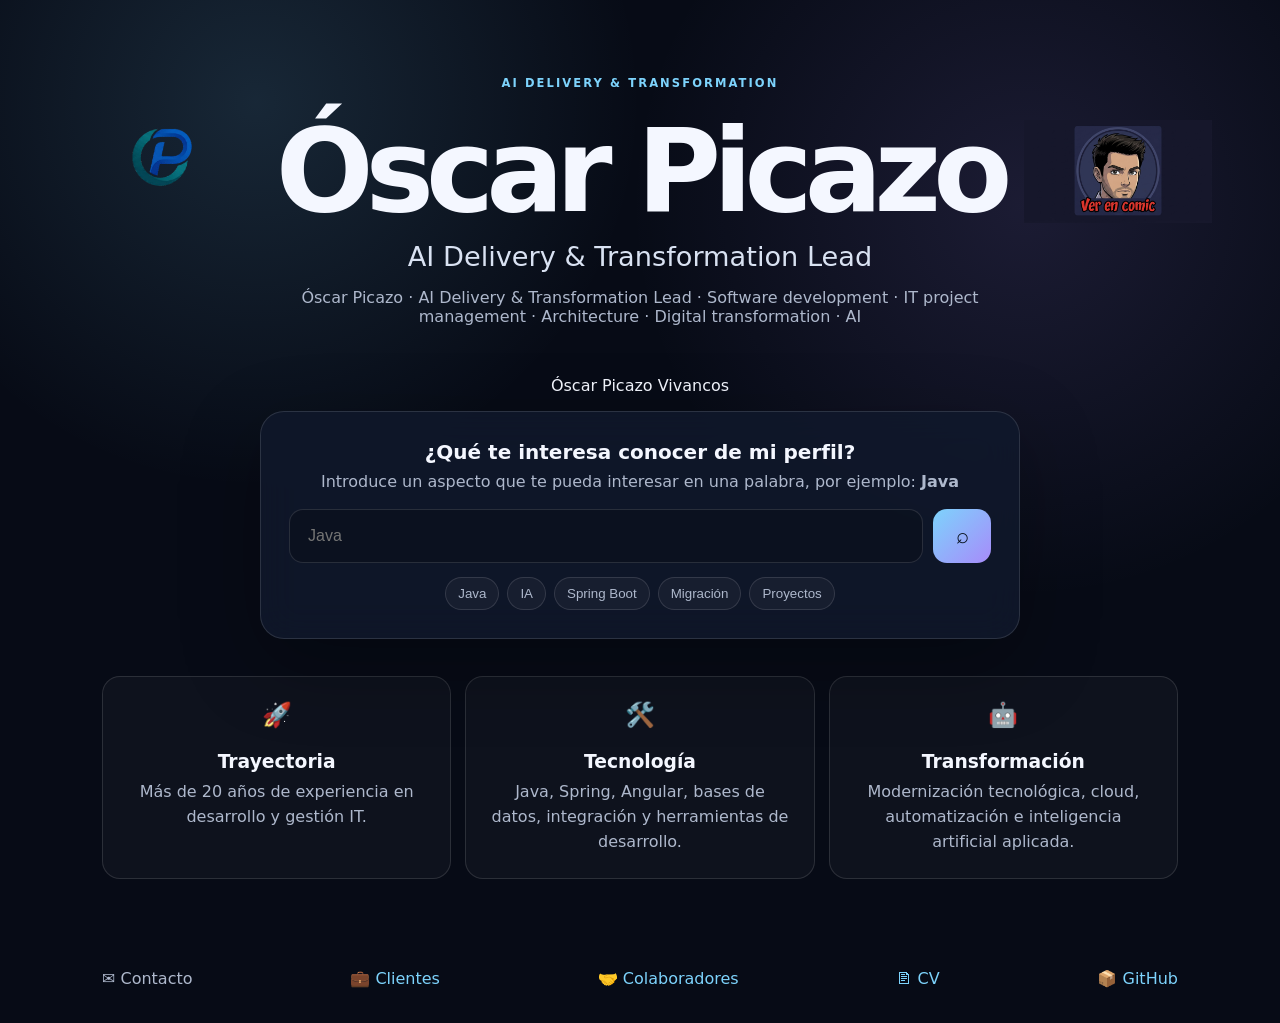
<file: index.html>
<!DOCTYPE html>

<html lang="es">
<head>

  <title>Óscar Picazo | AI Delivery & Transformation Lead</title>

  <meta charset="UTF-8">

  <meta name="viewport" content="width=device-width, initial-scale=1.0">  
  <meta name="description" content="Óscar Picazo Vivancos — AI Delivery & Transformation Lead. Desarrollo de software, gestión de proyectos, arquitectura, transformación digital e inteligencia artificial.">
  <meta name="author" content="Óscar Picazo Vivancos">

  <meta property="og:type" content="profile">
  <meta property="og:title" content="Óscar Picazo | AI Delivery & Transformation Lead">
  <meta property="og:description" content="Perfil profesional de Óscar Picazo Vivancos: desarrollo de software, gestión de proyectos IT, arquitectura, transformación digital e inteligencia artificial.">
  <meta property="og:url" content="https://oscarpic-code.github.io/">
  <meta property="og:image" content="https://oscarpic-code.github.io/img/logo.png">
  <meta property="og:site_name" content="Óscar Picazo">
  <meta property="og:locale" content="es_ES">

  <link rel="canonical" href="https://oscarpic-code.github.io/">
  <link rel="stylesheet" href="css/styles.css">
  <link rel="icon" type="image/x-icon" href="img/favicon.ico">

  <script type="application/ld+json">
{
  "@context": "https://schema.org",
  "@graph": [
    {
      "@type": "Person",
      "@id": "https://oscarpic-code.github.io/#person",
      "name": "Óscar Picazo",
      "alternateName": [
        "Óscar Picazo Vivancos",
        "Oscar Picazo Vivancos",
        "Oscar Picazo"
      ],
      "givenName": "Óscar",
      "familyName": "Picazo",
      "jobTitle": "AI Delivery & Transformation Lead",
      "url": "https://oscarpic-code.github.io/",
      "image": "https://oscarpic-code.github.io/img/logo.png",
      "description": "Óscar Picazo Vivancos, conocido profesionalmente como Óscar Picazo, es AI Delivery & Transformation Lead especializado en desarrollo de software, gestión de proyectos IT, arquitectura, transformación digital e inteligencia artificial.",
      "sameAs": [
        "https://github.com/oscarpic-code",
        "https://www.linkedin.com/in/oscar-picazo-76a544175/",
        "https://orcid.org/0009-0001-9071-8176",
        "https://x.com/oscarpic",
        "https://www.instagram.com/oscar.pic.code/"
      ]
    },
    {
      "@type": "WebSite",
      "@id": "https://oscarpic-code.github.io/#website",
      "url": "https://oscarpic-code.github.io/",
      "name": "Óscar Picazo",
      "description": "Perfil profesional de Óscar Picazo Vivancos — AI Delivery & Transformation Lead.",
      "publisher": {
        "@id": "https://oscarpic-code.github.io/#person"
      },
      "inLanguage": "es"
    }
  ]
}
</script>

</head>
<body>

  <main class="page">
  
  <section class="hero">
    <p class="eyebrow">AI DELIVERY &amp; TRANSFORMATION</p>
  
    <div class="title-row">
      <img src="img/logo.png" alt="Logo Óscar Picazo" class="logo">
    
      <h1>Óscar Picazo</h1>
    
      <a href="comic.html" class="comic-link" aria-label="Ver cómic">
        <img src="img/comic/0.jfif" alt="Ver cómic" class="comic-logo">
      </a>
    </div>
  
    <p class="role">AI Delivery &amp; Transformation Lead</p>
  
    <p class="intro">
      Óscar Picazo · AI Delivery &amp; Transformation Lead ·
      Software development · IT project management · Architecture ·
      Digital transformation · AI
    </p>
  
    <p class="full-name">
      Óscar Picazo Vivancos
    </p>
  
    <div class="search-card">
      <h2>¿Qué te interesa conocer de mi perfil?</h2>
      <p>Introduce un aspecto que te pueda interesar en una palabra, por ejemplo: <strong>Java</strong></p>
  
      <form id="searchForm" role="search">
        <label class="sr-only" for="searchInput">Buscar en el perfil</label>
        <div class="search-box">
          <input id="searchInput" type="search" placeholder="Java" autocomplete="off">
          <button type="submit" aria-label="Buscar">⌕</button>
        </div>
      </form>
  
      <div class="suggestions">
        <button type="button" data-search="Java">Java</button>
        <button type="button" data-search="IA">IA</button>
        <button type="button" data-search="Spring Boot">Spring Boot</button>
        <button type="button" data-search="migración">Migración</button>
        <button type="button" data-search="proyectos">Proyectos</button>
      </div>
    </div>
  </section>
  
  <section id="resultsSection" class="results hidden" aria-live="polite">
    <div class="results-head">
      <div>
        <span class="eyebrow">RESULTADOS</span>
        <h2>Coincidencias para <span id="queryText"></span></h2>
      </div>
      <button id="clearButton" class="clear">Limpiar</button>
    </div>
    <div id="results"></div>
  </section>
  
  <section class="quick-nav">
    <article data-search="Trayectoria" role="button" tabindex="0">
      <span>🚀</span>
      <h3>Trayectoria</h3>
      <p>Más de 20 años de experiencia en desarrollo y gestión IT.</p>
    </article>
    <article data-search="Tecnología" role="button" tabindex="0">
      <span>🛠️</span>
      <h3>Tecnología</h3>
      <p>Java, Spring, Angular, bases de datos, integración y herramientas de desarrollo.</p>
    </article>
    <article data-search="Transformación" role="button" tabindex="0">
      <span>🤖</span>
      <h3>Transformación</h3>
      <p>Modernización tecnológica, cloud, automatización e inteligencia artificial aplicada.</p>
    </article>
  </section>


  </main>

  <footer>
    <button type="button" id="contactTrigger" class="contact-trigger">✉️ Contacto</button>
    <a href="clientes.html">💼 Clientes</a>
    <a href="colaboradores.html">🤝 Colaboradores</a>
    <a href="docs/CV.pdf">🖹 CV</a>
    <a href="https://github.com/oscarpic-code" target="_blank" rel="noopener">📦 GitHub</a>
  </footer>

  <!-- Popup de contacto -->

  <div id="contactOverlay" class="modal-overlay hidden">
    <div class="modal" role="dialog" aria-modal="true" aria-labelledby="contactTitle">
      <button type="button" id="contactClose" class="modal-close" aria-label="Cerrar">✕</button>
      <h2 id="contactTitle">Contacto</h2>
      <ul class="contact-list">
        <li><span class="contact-icon">📧</span> <a href="mailto:oscar.pic@gmail.com">oscar.pic@gmail.com</a></li>
        <li><span class="contact-icon">💼</span> <a href="https://www.linkedin.com/in/oscar-picazo-76a544175/" target="_blank" rel="noopener">oscar-picazo</a></li>
        <li><span class="contact-icon">🐦</span> <a href="https://x.com/oscarpic" target="_blank" rel="noopener">X (@oscarpic)</a></li>
        <li><span class="contact-icon">📸</span> <a href="https://www.instagram.com/oscar.pic.code/" target="_blank" rel="noopener">Instagram (@oscar.pic.code)</a></li>
      </ul>
    </div>
  </div>

  <script src="js/data.js"></script>

  <script src="js/app.js"></script>

  <script>
    const contactTrigger = document.getElementById('contactTrigger');
    const contactOverlay = document.getElementById('contactOverlay');
    const contactClose = document.getElementById('contactClose');

    function openContact() {
      contactOverlay.classList.remove('hidden');
    }

    function closeContact() {
      contactOverlay.classList.add('hidden');
    }

    contactTrigger.addEventListener('click', openContact);
    contactClose.addEventListener('click', closeContact);

    contactOverlay.addEventListener('click', (e) => {
      if (e.target === contactOverlay) closeContact();
    });

    document.addEventListener('keydown', (e) => {
      if (e.key === 'Escape') closeContact();
    });
  </script>

</body>
</html>
</file>
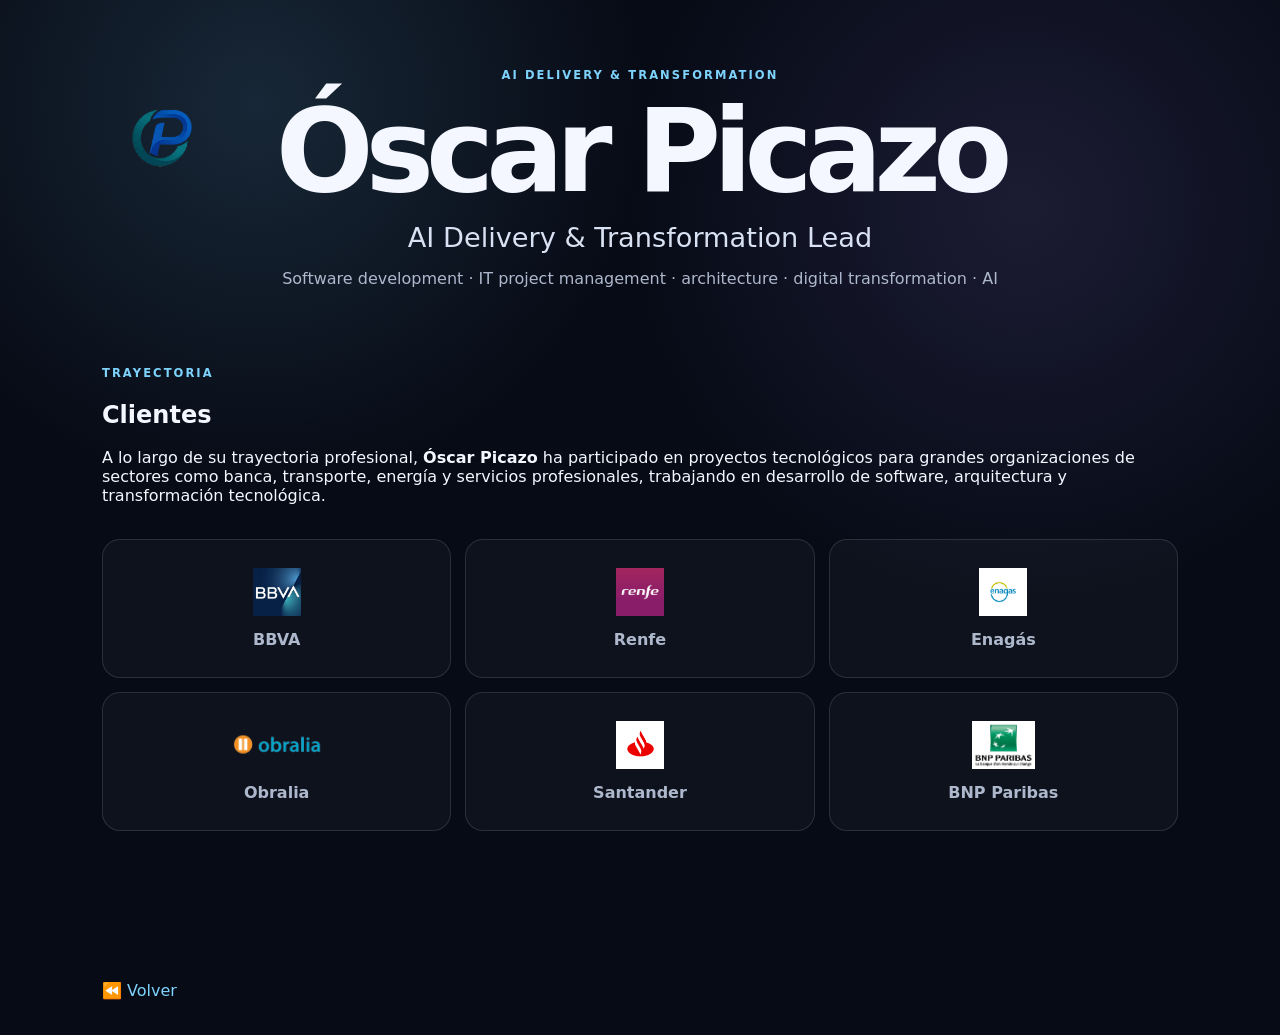
<file: clientes.html>
<!DOCTYPE html>
<html lang="es">
<head>
<meta charset="UTF-8">
<meta name="viewport" content="width=device-width, initial-scale=1.0">
<title>Clientes | Óscar Picazo</title>
<meta name="description" content="Clientes con los que Óscar Picazo ha trabajado a lo largo de su trayectoria profesional.">
<meta name="author" content="Óscar Picazo">
<link rel="stylesheet" href="css/styles.css">
<link rel="icon" type="image/x-icon" href="img/favicon.ico">
</head>
<body>
<main class="page">

 <section class="hero hero--compact">
    <div class="eyebrow">AI DELIVERY &amp; TRANSFORMATION</div>
    <div class="title-row">
      <img src="img/logo.png" alt="Logo Óscar Picazo" class="logo">
      <h1>Óscar Picazo</h1>
    </div>
    <p class="role">AI Delivery &amp; Transformation Lead</p>
    <p class="intro">Software development · IT project management · architecture · digital transformation · AI</p>
  </section>

  <section class="clients">
    <div class="results-head">
      <div>
        <span class="eyebrow">TRAYECTORIA</span>
        <h2>Clientes</h2>
        <p>
         A lo largo de su trayectoria profesional, <strong>Óscar Picazo</strong> ha
         participado en proyectos tecnológicos para grandes organizaciones de
         sectores como banca, transporte, energía y servicios profesionales,
         trabajando en desarrollo de software, arquitectura y transformación
         tecnológica.
        </p>
      </div>
    </div>

    <div class="clients-grid">
      <article class="client-card">
        <img src="img/bbva.jpg" alt="BBVA">
        <p>BBVA</p>
      </article>
      <article class="client-card">
        <img src="img/renfe.jpg" alt="Renfe">
        <p>Renfe</p>
      </article>
      <article class="client-card">
        <img src="img/enagas.png" alt="Enagás">
        <p>Enagás</p>
      </article>
      <article class="client-card">
        <img src="img/obralia.png" alt="Obralia">
        <p>Obralia</p>
      </article>
      <article class="client-card">
        <img src="img/santander.jpg" alt="Santander">
        <p>Santander</p>
      </article>
      <article class="client-card">
        <img src="img/bnp.webp" alt="BNP Paribas">
        <p>BNP Paribas</p>
      </article>
    </div>
  </section>

</main>

<footer>
  <a href="https://oscarpic-code.github.io/">⏪ Volver</a>
</footer>

</body>
</html>
</file>
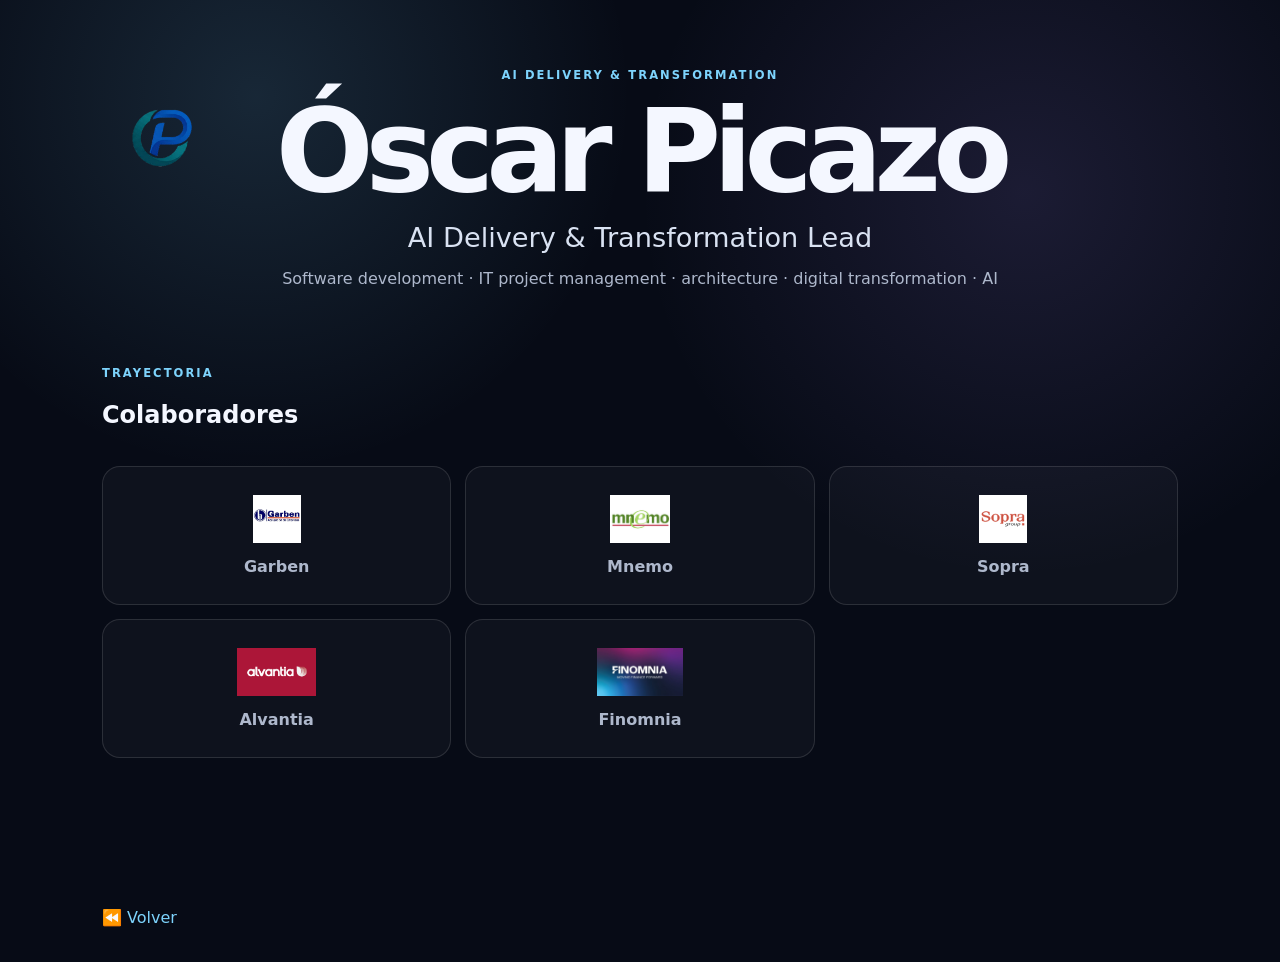
<file: colaboradores.html>
<!DOCTYPE html>
<html lang="es">
<head>
<meta charset="UTF-8">
<meta name="viewport" content="width=device-width, initial-scale=1.0">
<title>Colaboradores | Óscar Picazo</title>
<meta name="description" content="Colaboradores con los que Óscar Picazo ha trabajado a lo largo de su trayectoria profesional.">
<meta name="author" content="Óscar Picazo">
<link rel="stylesheet" href="css/styles.css">
<link rel="icon" type="image/x-icon" href="img/favicon.ico">
</head>
<body>
<main class="page">

 <section class="hero hero--compact">
    <div class="eyebrow">AI DELIVERY &amp; TRANSFORMATION</div>
    <div class="title-row">
      <img src="img/logo.png" alt="Logo Óscar Picazo" class="logo">
      <h1>Óscar Picazo</h1>
    </div>
    <p class="role">AI Delivery &amp; Transformation Lead</p>
    <p class="intro">Software development · IT project management · architecture · digital transformation · AI</p>
  </section>

  <section class="clients">
    <div class="results-head">
      <div>
        <span class="eyebrow">TRAYECTORIA</span>
        <h2>Colaboradores</h2>
      </div>
    </div>

    <div class="clients-grid">
      <article class="client-card">
        <img src="img/garben.png" alt="Garben">
        <p>Garben</p>
      </article>
      <article class="client-card">
        <img src="img/mnemo.jpg" alt="Mnemo">
        <p>Mnemo</p>
      </article>
      <article class="client-card">
        <img src="img/sopra.svg" alt="Sopra">
        <p>Sopra</p>
      </article>
      <article class="client-card">
        <img src="img/alvantia.png" alt="Alvantia">
        <p>Alvantia</p>
      </article>
      <article class="client-card">
        <img src="img/finomnia.jfif" alt="Finomnia">
        <p>Finomnia</p>
      </article>
    </div>
  </section>

</main>

<footer>
  <a href="https://oscarpic-code.github.io/">⏪ Volver</a>
</footer>

</body>
</html>
</file>
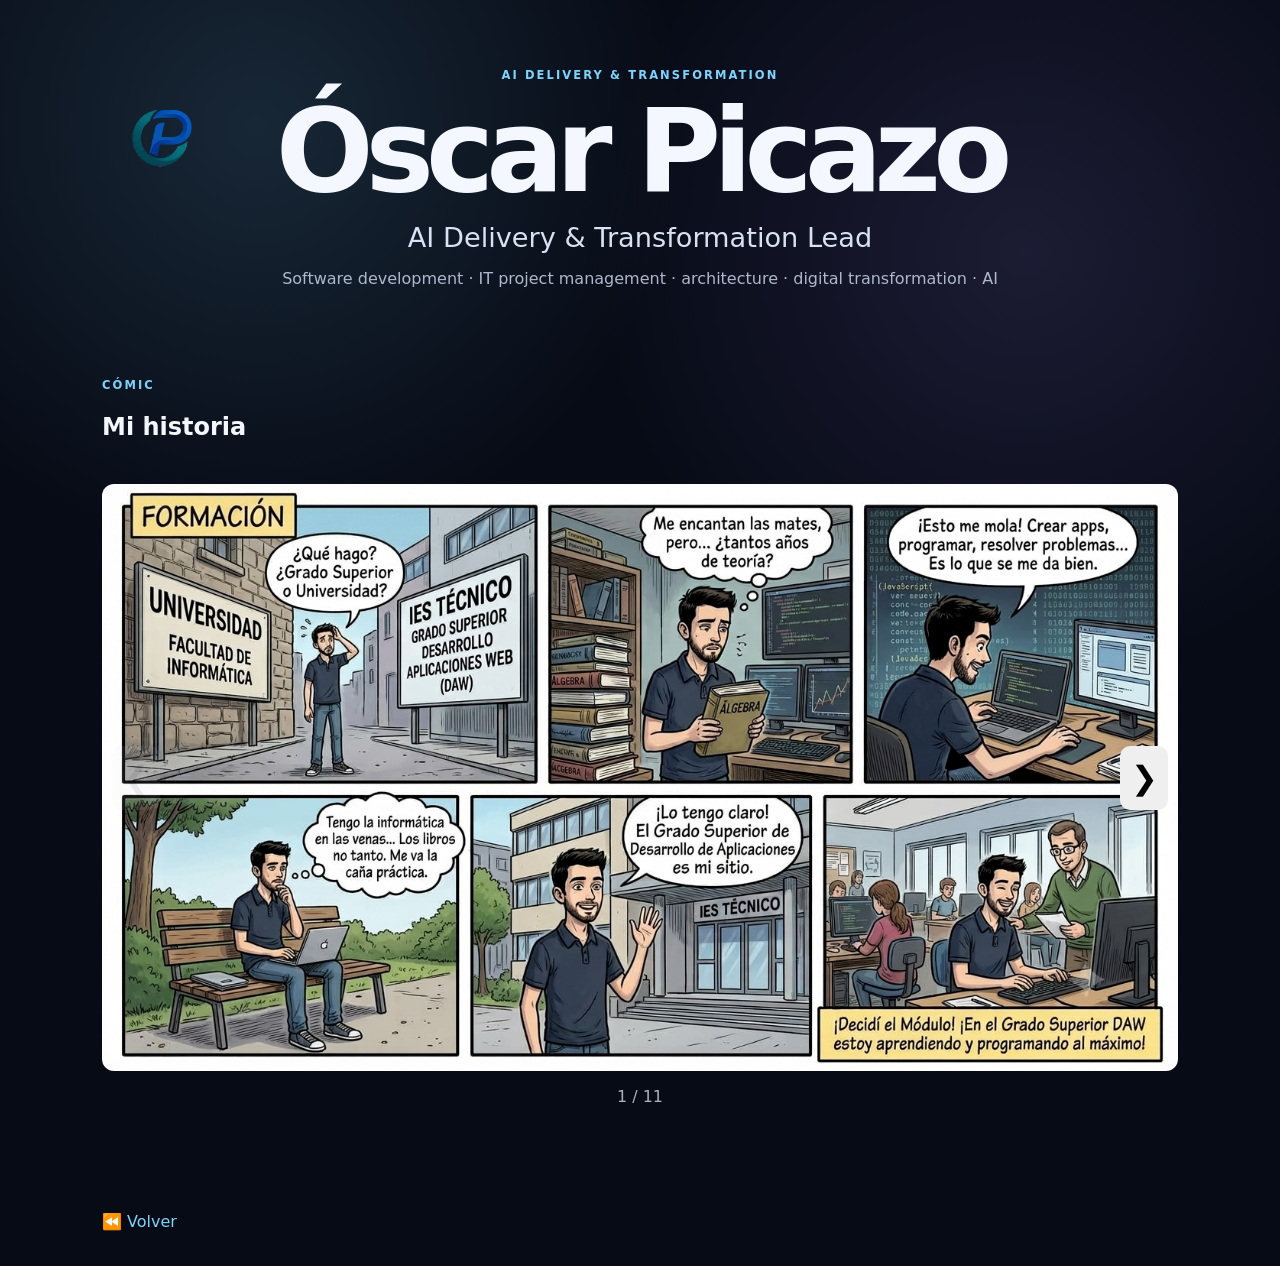
<file: comic.html>
<!DOCTYPE html>
<html lang="es">
<head>
<meta charset="UTF-8">
<meta name="viewport" content="width=device-width, initial-scale=1.0">

<title>Cómic | Óscar Picazo</title>

<meta name="description" content="Cómic de Óscar Picazo.">
<meta name="author" content="Óscar Picazo">

<link rel="stylesheet" href="css/styles.css">
<link rel="icon" type="image/x-icon" href="img/favicon.ico">
</head>

<body>

<main class="page">

  <section class="hero hero--compact">

    <div class="eyebrow">AI DELIVERY &amp; TRANSFORMATION</div>

    <div class="title-row">
      <img src="img/logo.png" alt="Logo Óscar Picazo" class="logo">
      <h1>Óscar Picazo</h1>
    </div>

    <p class="role">AI Delivery &amp; Transformation Lead</p>

    <p class="intro">
      Software development · IT project management · architecture · digital transformation · AI
    </p>

  </section>


  <section class="comic">

    <div class="results-head">
      <div>
        <span class="eyebrow">CÓMIC</span>
        <h2>Mi historia</h2>
      </div>
    </div>

    <div class="comic-viewer">

      <button
        type="button"
        id="prevButton"
        class="comic-arrow comic-arrow--left"
        aria-label="Imagen anterior"
        disabled>
        ❮
      </button>

      <div class="comic-image-container">
        <img
          id="comicImage"
          src="img/comic/1.jfif"
          alt="Cómic de Óscar Picazo, página 1">
      </div>

      <button
        type="button"
        id="nextButton"
        class="comic-arrow comic-arrow--right"
        aria-label="Imagen siguiente">
        ❯
      </button>

    </div>

    <p id="comicCounter" class="comic-counter">
      1 / 11
    </p>

  </section>

</main>


<footer>
  <a href="https://oscarpic-code.github.io/">⏪ Volver</a>
</footer>


<script>

  const totalImages = 11;
  let currentImage = 1;

  const comicImage = document.getElementById('comicImage');
  const prevButton = document.getElementById('prevButton');
  const nextButton = document.getElementById('nextButton');
  const comicCounter = document.getElementById('comicCounter');


  function updateComic() {

    comicImage.src = `img/comic/${currentImage}.jfif`;

    comicImage.alt =
      `Cómic de Óscar Picazo, página ${currentImage}`;

    comicCounter.textContent =
      `${currentImage} / ${totalImages}`;

    prevButton.disabled = currentImage === 1;
    nextButton.disabled = currentImage === totalImages;
  }


  prevButton.addEventListener('click', () => {

    if (currentImage > 1) {
      currentImage--;
      updateComic();
    }

  });


  nextButton.addEventListener('click', () => {

    if (currentImage < totalImages) {
      currentImage++;
      updateComic();
    }

  });


  // Permitir navegar también con las flechas del teclado
  document.addEventListener('keydown', (event) => {

    if (event.key === 'ArrowLeft' && currentImage > 1) {
      currentImage--;
      updateComic();
    }

    if (event.key === 'ArrowRight' && currentImage < totalImages) {
      currentImage++;
      updateComic();
    }

  });

</script>

</body>
</html>
</file>
<file: css/styles.css>
* {
  box-sizing: border-box;
}

:root {
  --bg: #070b16;
  --panel: rgba(17, 25, 45, .82);
  --text: #f4f7ff;
  --muted: #aeb8cc;
  --line: rgba(255, 255, 255, .12);
  --accent: #7dd3fc;
  --accent2: #a78bfa;
}

html {
  scroll-behavior: smooth;
}

body {
  margin: 0;
  min-height: 100vh;
  color: var(--text);
  background:
    radial-gradient(
      circle at 20% 10%,
      rgba(125, 211, 252, .14),
      transparent 28%
    ),
    radial-gradient(
      circle at 80% 20%,
      rgba(167, 139, 250, .13),
      transparent 30%
    ),
    var(--bg);
  font-family:
    Inter,
    ui-sans-serif,
    system-ui,
    -apple-system,
    BlinkMacSystemFont,
    "Segoe UI",
    sans-serif;
}

.page {
  max-width: 1120px;
  margin: auto;
  padding: 28px 22px 70px;
}

/* =========================
   HERO SECTION
   ========================= */

.hero {
  min-height: 72vh;
  display: grid;
  place-content: center;
  text-align: center;
}

.hero--compact {
  min-height: auto;
  padding-top: 40px;
  padding-bottom: 20px;
}

.eyebrow {
  letter-spacing: .18em;
  font-size: .72rem;
  color: var(--accent);
  font-weight: 700;
}

h1 {
  font-size: clamp(3.4rem, 9vw, 7.5rem);
  line-height: .9;
  margin: 18px 0;
  letter-spacing: -.07em;
}

/*
 * CABECERA
 *
 * Estructura:
 *
 *   espacio | logo | NOMBRE | cómic | espacio
 *
 * El nombre queda siempre centrado.
 * Los dos logos se mantienen a la misma altura.
 */

.title-row {
  display: grid;
  grid-template-columns: minmax(0, 1fr) auto minmax(0, 1fr);
  align-items: center;
  column-gap: 20px;
  width: 100%;
}

.title-row h1 {
  grid-column: 2;
  margin: 18px 0;
  white-space: nowrap;
}

.logo {
  grid-column: 1;
  position: static;
  justify-self: end;
  height: clamp(3rem, 8vw, 6.5rem);
  width: auto;
  display: block;
}

.comic-link {
  grid-column: 3;
  justify-self: start;
  display: flex;
  align-items: center;
}

.comic-logo {
  position: static;
  height: clamp(3rem, 8vw, 6.5rem);
  width: auto;
  display: block;
}

.role {
  font-size: clamp(1.2rem, 2.5vw, 1.7rem);
  color: #d9e2f2;
  margin: 0;
}

.intro {
  color: var(--muted);
  max-width: 720px;
  margin: 16px auto 34px;
}

/* =========================
   SEARCH CARD
   ========================= */

.search-card {
  width: min(760px, 100%);
  margin: auto;
  padding: 28px;
  border: 1px solid var(--line);
  background: var(--panel);
  backdrop-filter: blur(18px);
  border-radius: 24px;
  box-shadow: 0 25px 80px rgba(0, 0, 0, .28);
}

.search-card h2 {
  margin: 0 0 8px;
  font-size: 1.25rem;
}

.search-card p {
  margin: 0 0 18px;
  color: var(--muted);
}

.search-box {
  display: flex;
  gap: 10px;
}

.search-box input {
  flex: 1;
  min-width: 0;
  padding: 17px 18px;
  border-radius: 14px;
  border: 1px solid var(--line);
  background: rgba(0, 0, 0, .2);
  color: var(--text);
  font-size: 1rem;
  outline: none;
}

.search-box input:focus {
  border-color: var(--accent);
  box-shadow: 0 0 0 3px rgba(125, 211, 252, .12);
}

.search-box button {
  width: 58px;
  flex-shrink: 0;
  border: 0;
  border-radius: 14px;
  cursor: pointer;
  font-size: 1.35rem;
  background: linear-gradient(
    135deg,
    var(--accent),
    var(--accent2)
  );
  color: #07101b;
}

.suggestions {
  display: flex;
  flex-wrap: wrap;
  justify-content: center;
  gap: 8px;
  margin-top: 14px;
}

.suggestions button,
.clear {
  border: 1px solid var(--line);
  background: rgba(255, 255, 255, .04);
  color: var(--muted);
  padding: 8px 12px;
  border-radius: 999px;
  cursor: pointer;
}

.suggestions button:hover,
.clear:hover {
  color: var(--text);
  border-color: rgba(125, 211, 252, .5);
}

/* =========================
   RESULTS SECTION
   ========================= */

.results {
  margin-top: -40px;
  margin-bottom: 60px;
}

.results-head {
  display: flex;
  justify-content: space-between;
  align-items: end;
  gap: 20px;
  margin-bottom: 18px;
}

.results h2 {
  margin: 6px 0 0;
  font-size: clamp(1.6rem, 4vw, 2.5rem);
}

#queryText {
  color: var(--accent);
}

.result-card {
  border: 1px solid var(--line);
  background: rgba(255, 255, 255, .045);
  border-radius: 18px;
  padding: 20px;
  margin: 12px 0;
}

.result-type {
  color: var(--accent);
  font-size: .72rem;
  font-weight: 700;
  letter-spacing: .12em;
}

.result-card h3 {
  margin: 6px 0 8px;
}

.result-card p {
  color: var(--muted);
  line-height: 1.65;
  margin: 0;
  white-space: pre-line;
}

.tags {
  display: flex;
  flex-wrap: wrap;
  gap: 7px;
  margin-top: 14px;
}

.tag {
  font-size: .78rem;
  padding: 5px 9px;
  border-radius: 999px;
  background: rgba(167, 139, 250, .1);
  color: #d9d0ff;
}

/* =========================
   QUICK NAV SECTION
   ========================= */

.quick-nav {
  display: grid;
  grid-template-columns: repeat(3, 1fr);
  gap: 14px;
}

.quick-nav article {
  cursor: pointer;
  padding: 24px;
  border: 1px solid var(--line);
  border-radius: 18px;
  background: rgba(255, 255, 255, .03);
  text-align: center;
  transition:
    transform 0.3s cubic-bezier(0.16, 1, 0.3, 1),
    background-color 0.3s ease,
    border-color 0.3s ease,
    box-shadow 0.3s ease;
}

.quick-nav span {
  color: var(--accent);
  font-size: 1.5rem;
  display: block;
}

.quick-nav h3 {
  margin: 22px 0 8px;
  color: var(--text);
  transition: color 0.3s ease;
}

.quick-nav p {
  color: var(--muted);
  line-height: 1.55;
  margin: 0;
  transition: color 0.3s ease;
}

/* EFECTO HOVER */

.quick-nav article:hover {
  transform: translateY(-8px);
  background: rgba(125, 211, 252, .1);
  border-color: rgba(125, 211, 252, .4);
  box-shadow: 0 14px 30px rgba(125, 211, 252, .15);
}

.quick-nav article:hover h3 {
  color: var(--accent);
}

.quick-nav article:hover p {
  color: #e2e8f0;
}

.quick-nav article:active {
  transform: translateY(-2px);
  box-shadow: 0 6px 15px rgba(125, 211, 252, .1);
}

/* =========================
   CLIENTS SECTION
   ========================= */

.clients {
  margin-top: 20px;
  margin-bottom: 60px;
}

.clients-grid {
  display: grid;
  grid-template-columns: repeat(3, 1fr);
  gap: 14px;
}

.client-card {
  padding: 28px 20px;
  border: 1px solid var(--line);
  border-radius: 18px;
  background: rgba(255, 255, 255, .03);
  display: flex;
  flex-direction: column;
  align-items: center;
  gap: 14px;
  text-align: center;
}

.client-card img {
  height: 48px;
  width: auto;
  max-width: 100%;
  object-fit: contain;
}

.client-card p {
  margin: 0;
  color: var(--muted);
  font-weight: 600;
}

/* =========================
   FOOTER
   ========================= */

footer {
  max-width: 1120px;
  margin: auto;
  padding: 20px 22px 35px;
  color: var(--muted);
  display: flex;
  justify-content: space-between;
}

footer a {
  color: var(--accent);
  text-decoration: none;
}

.contact-trigger {
  border: 0;
  background: none;
  color: var(--muted);
  font-family: inherit;
  font-size: inherit;
  cursor: pointer;
  padding: 0;
}

.contact-trigger:hover {
  color: var(--text);
}

/* =========================
   UTILITIES
   ========================= */

.hidden {
  display: none;
}

.sr-only {
  position: absolute;
  width: 1px;
  height: 1px;
  padding: 0;
  margin: -1px;
  overflow: hidden;
  clip: rect(0, 0, 0, 0);
  white-space: nowrap;
  border: 0;
}

/* =========================
   MODAL / OVERLAY
   ========================= */

.modal-overlay {
  position: fixed;
  inset: 0;
  background: rgba(3, 6, 14, .72);
  display: flex;
  align-items: center;
  justify-content: center;
  padding: 20px;
  z-index: 100;
}

.modal-overlay.hidden {
  display: none;
}

.modal {
  position: relative;
  width: min(420px, 100%);
  padding: 32px;
  border: 1px solid var(--line);
  background: var(--panel);
  backdrop-filter: blur(18px);
  border-radius: 24px;
  box-shadow: 0 25px 80px rgba(0, 0, 0, .4);
}

.modal h2 {
  margin: 0 0 20px;
  font-size: 1.4rem;
}

.modal-close {
  position: absolute;
  top: 16px;
  right: 16px;
  border: 0;
  background: none;
  color: var(--muted);
  font-size: 1.1rem;
  cursor: pointer;
}

.modal-close:hover {
  color: var(--text);
}

.contact-list {
  list-style: none;
  margin: 0;
  padding: 0;
  display: flex;
  flex-direction: column;
  gap: 14px;
}

.contact-list li {
  display: flex;
  align-items: center;
  gap: 10px;
}

.contact-list a {
  color: var(--text);
  text-decoration: none;
  word-break: break-all;
}

.contact-list a:hover {
  color: var(--accent);
}

/* =========================
   CÓMIC
   ========================= */

.comic {
  margin-top: 2rem;
}

.comic-viewer {
  position: relative;
  display: flex;
  align-items: center;
  justify-content: center;
  width: 100%;
  margin-top: 1.5rem;
}

.comic-image-container {
  width: 100%;
  display: flex;
  justify-content: center;
  align-items: center;
}

.comic-image-container img {
  display: block;
  max-width: 100%;
  max-height: 75vh;
  width: auto;
  height: auto;
  object-fit: contain;
  border-radius: 12px;
}

.comic-arrow {
  position: absolute;
  top: 50%;
  transform: translateY(-50%);

  width: 48px;
  height: 64px;

  border: none;
  border-radius: 10px;

  font-size: 2rem;
  cursor: pointer;

  z-index: 2;
}

.comic-arrow--left {
  left: 10px;
}

.comic-arrow--right {
  right: 10px;
}

.comic-arrow:disabled {
  opacity: 0.25;
  cursor: default;
}

.comic-counter {
  text-align: center;
  margin-top: 1rem;
  opacity: 0.7;
}

/* =========================
   MEDIA QUERIES
   ========================= */

@media (max-width: 700px) {

  .quick-nav,
  .clients-grid {
    grid-template-columns: 1fr;
  }

  .search-card {
    padding: 20px;
  }

  .results-head {
    align-items: start;
    flex-direction: column;
  }

  /*
   * CABECERA MÓVIL
   *
   * Seguimos manteniendo:
   *
   *   LOGO | Óscar Picazo | CÓMIC
   *
   * pero reducimos proporcionalmente
   * los tres elementos.
   */

  .title-row {
    column-gap: 10px;
  }

  .title-row h1 {
    font-size: clamp(2.4rem, 12vw, 3.4rem);
    letter-spacing: -.07em;
  }

  .logo,
  .comic-logo {
    height: clamp(2.5rem, 12vw, 4rem);
  }

  .comic-arrow {
    width: 42px;
    height: 56px;
    font-size: 1.7rem;
  }

  .comic-arrow--left {
    left: 5px;
  }

  .comic-arrow--right {
    right: 5px;
  }

  footer {
    flex-direction: column;
    gap: 10px;
    text-align: center;
  }
}

/* =========================
   PANTALLAS MUY PEQUEÑAS
   ========================= */

@media (max-width: 400px) {

  .page {
    padding-left: 14px;
    padding-right: 14px;
  }

  .title-row {
    column-gap: 6px;
  }

  .title-row h1 {
    font-size: 2.2rem;
  }

  .logo,
  .comic-logo {
    height: 2.5rem;
  }

  .role {
    font-size: 1.05rem;
  }

  .intro {
    font-size: .95rem;
  }

  .search-box {
    gap: 7px;
  }

  .search-box button {
    width: 52px;
  }

  .comic-arrow {
    width: 38px;
    height: 50px;
    font-size: 1.5rem;
  }
}
</file>
